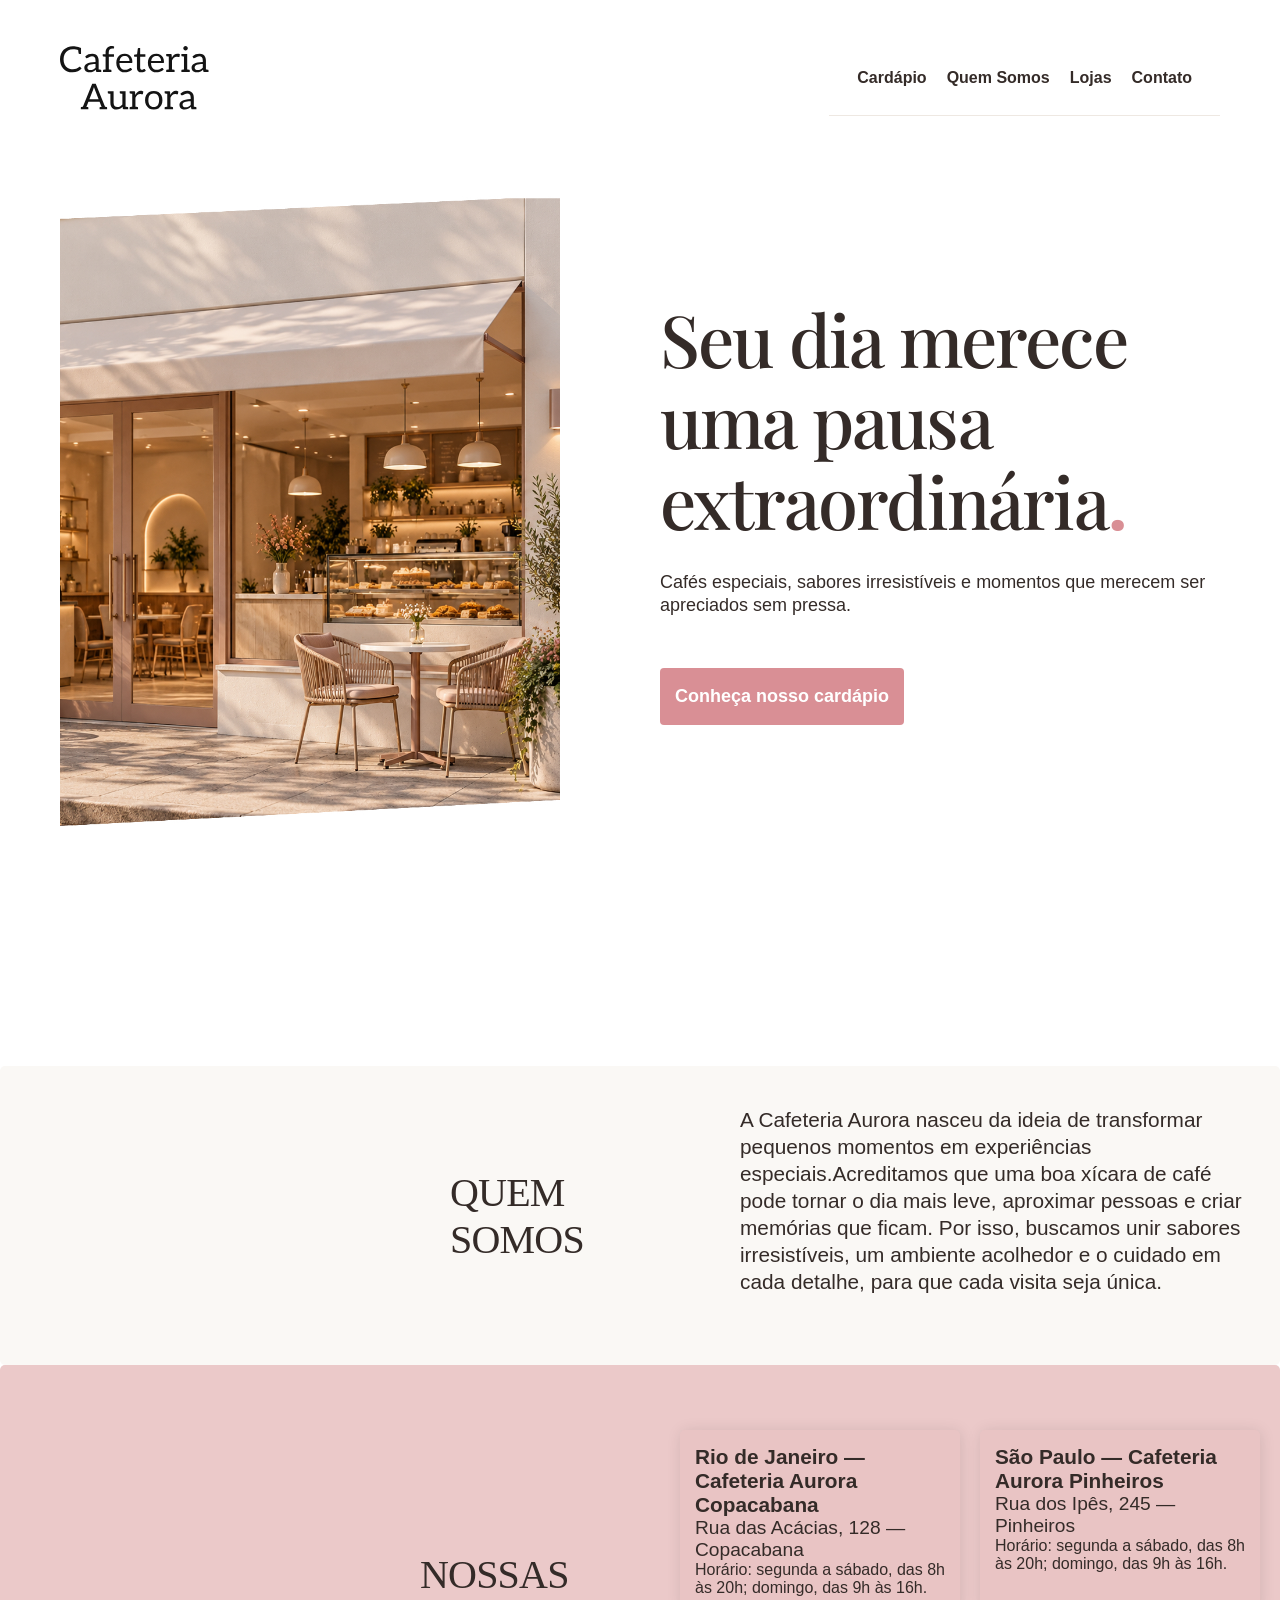
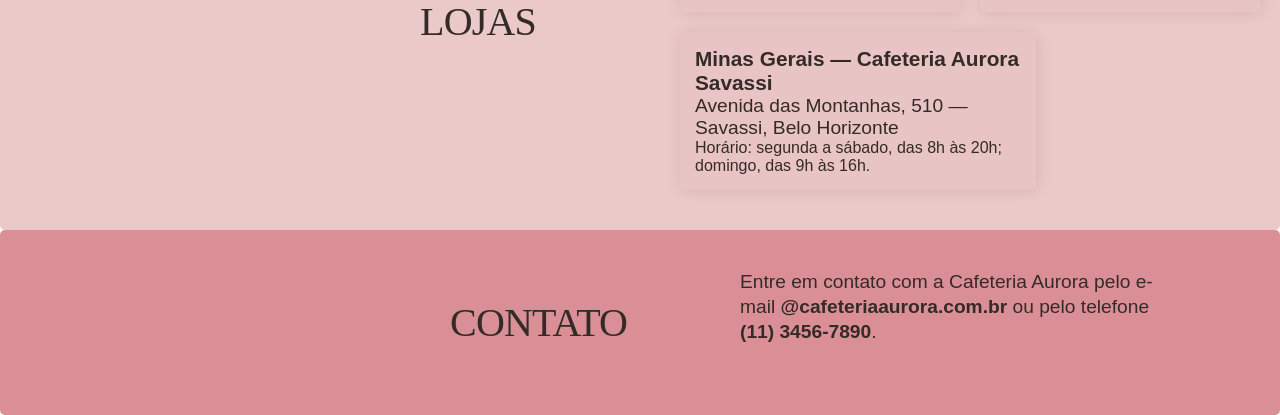
<file: index.html>
<!DOCTYPE html>
<html lang="en">
<head>
  <meta charset="UTF-8">
  <meta name="viewport" content="width=device-width, initial-scale=1.0">
  <link rel="stylesheet" href="css/style.css">
  <title>Cafeteria Aurora</title>
</head>
<body>
  <header class="header">
    <img src="./img/Cafeteria Aurora.svg" alt="Cafeteria Aurora" width="150" height="50">
    <nav>
      <ul class="topbar">
        <li><a class="top-link" href="./cardapio.html">Cardápio</a></li>
        <li><a class="top-link" href="#sobre">Quem Somos</q></a></li>
        <li><a class="top-link" href="#lojas">Lojas</a></li>
        <li><a class="top-link" href="#contato">Contato</a></li>
      </ul>
    </nav>
  </header>

  <main class="introducao">
    <img src="./img/faixada.jpg" alt="Cafeteria Aurora" width="500" height="auto">
    <div>
      <h1>Seu dia merece uma pausa extraordinária<span>.</span></h1>
      <p>Cafés especiais, sabores irresistíveis e momentos que merecem ser apreciados sem pressa.</p>
    <a href="./cardapio.html">Conheça nosso cardápio</a>
    </div>
  </main>

<section class="sobre" id="sobre">
  <h2>Quem<br>Somos</h2>
  <div>
  <p>A Cafeteria Aurora nasceu da ideia de transformar pequenos momentos em experiências especiais.Acreditamos que uma boa xícara de café pode tornar o dia mais leve, aproximar pessoas e criar memórias que ficam. Por isso, buscamos unir sabores irresistíveis, um ambiente acolhedor e o cuidado em cada detalhe, para que cada visita seja única.</p>
</div>
</section>

<section class="lojas" id="lojas">
  <h2>Nossas<br>Lojas</h2>
    <div >
       <ul class="loja-lista">
      <li class="local">
        <h3 class="local-cidade">Rio de Janeiro — Cafeteria Aurora Copacabana</h3>
        <span class="local-rua">Rua das Acácias, 128 — Copacabana</span><br>
        <span class="local-horario">Horário: segunda a sábado, das 8h às 20h; domingo, das 9h às 16h.</span>
      </li>
      
      
      <li class="local">
        <h3 class="local-cidade">São Paulo — Cafeteria Aurora Pinheiros</h3>
        <span class="local-rua">Rua dos Ipês, 245 — Pinheiros</span><br>
        <span class="local-horario">Horário: segunda a sábado, das 8h às 20h; domingo, das 9h às 16h.</span>
      </li>
      
      
      
      
      <li class="local">
        <h3 class="local-cidade">Minas Gerais — Cafeteria Aurora Savassi</h3>
        <span class="local-rua">Avenida das Montanhas, 510 — Savassi, Belo Horizonte</span><br>
        <span class="local-horario">Horário: segunda a sábado, das 8h às 20h; domingo, das 9h às 16h.</span>
      </li>
      
    </ul>
    </div>
  </section>


<section class="contato" id="contato">
  <h2>Contato</h2>
  <div>
   <p>Entre em contato com a Cafeteria Aurora pelo e-mail <strong>@cafeteriaaurora.com.br</strong> ou pelo telefone <strong>(11) 3456-7890</strong>.</p> 
  </div>
</section>
</body>
</file>
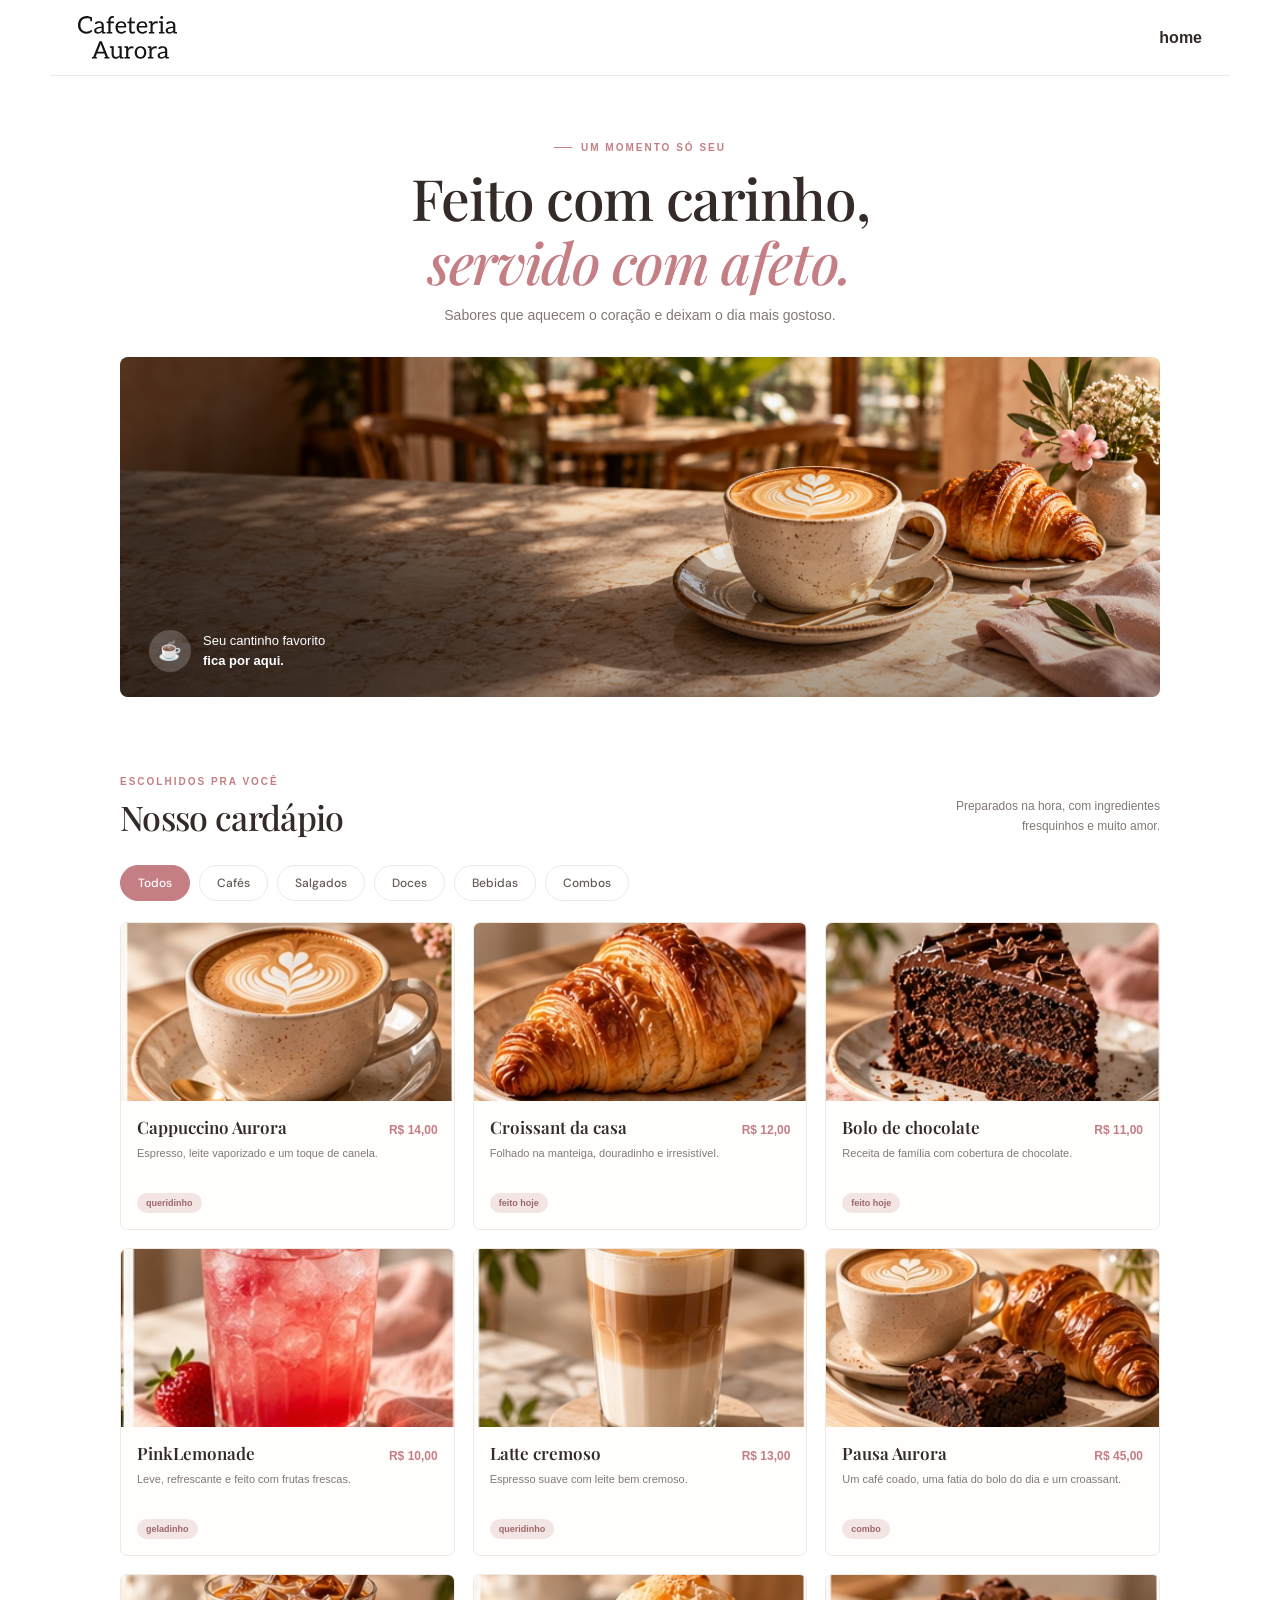
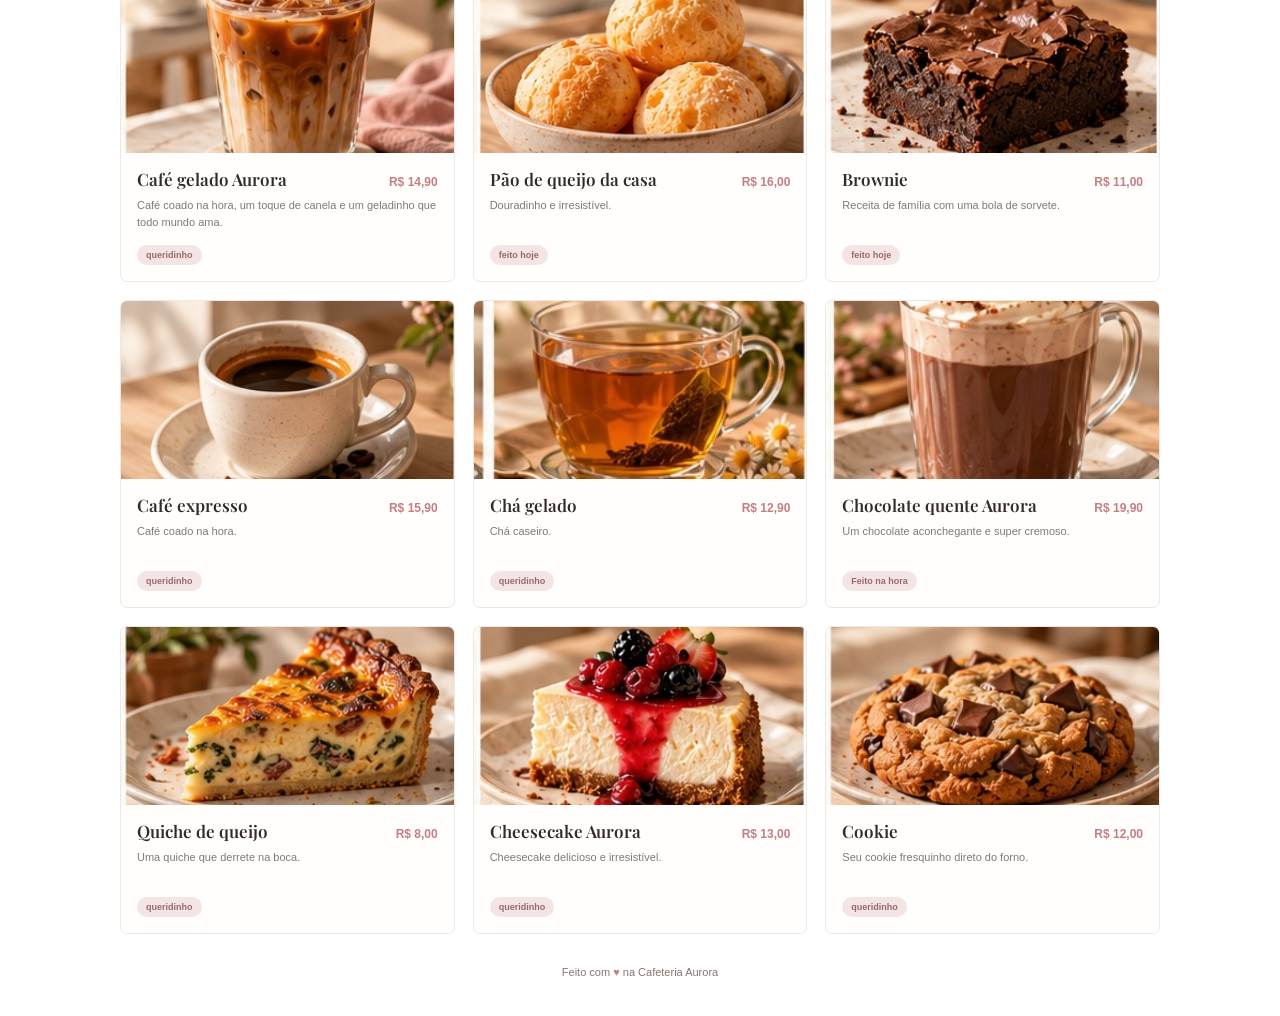
<file: cardapio.html>
<!DOCTYPE html>
<html lang="pt-BR">
<head>
  <meta charset="UTF-8">
  <meta name="viewport" content="width=device-width, initial-scale=1.0">
  <meta name="description" content="Conheça o cardápio da Cafeteria Aurora: cafés, salgados, doces, bebidas e combos.">
  <title>Cardápio | Cafeteria Aurora</title>
  <link rel="stylesheet" href="./css/style.css">
</head>
<body>
  <header class="topbar">
    <img src="./img/Cafeteria Aurora.svg" alt="">
    <a class="top-link" href="./index.html">home</a>
  </header>

  <main id="inicio">
    <section class="intro" aria-labelledby="page-title">
      <p class="eyebrow"><span></span> UM MOMENTO SÓ SEU</p>
      <h1 id="page-title">Feito com carinho,<br><em>servido com afeto.</em></h1>
      <p class="intro-copy">Sabores que aquecem o coração e deixam o dia mais gostoso.</p>
    </section>

    <section class="hero" aria-label="Um café servido com carinho">
      <img src="./img/img-cardapio.jpg" alt="Café e quitutes servidos em uma mesa acolhedora">
      <div class="hero-caption">
        <span aria-hidden="true">☕</span>
        <p>Seu cantinho favorito<br><strong>fica por aqui.</strong></p>
      </div>
    </section>

    <section class="menu" id="cardapio" aria-labelledby="menu-title">
      <div class="section-heading">
        <div>
          <p class="eyebrow">ESCOLHIDOS PRA VOCÊ</p>
          <h2 id="menu-title">Nosso cardápio</h2>
        </div>
        <p class="menu-note">Preparados na hora, com ingredientes<br class="desktop-only"> fresquinhos e muito amor.</p>
      </div>

      <div class="filters" role="group" aria-label="Filtrar produtos por categoria">
        <button class="filter is-active" type="button" data-filter="todos" aria-pressed="true">Todos</button>
        <button class="filter" type="button" data-filter="cafes" aria-pressed="false">Cafés</button>
        <button class="filter" type="button" data-filter="salgados" aria-pressed="false">Salgados</button>
        <button class="filter" type="button" data-filter="doces" aria-pressed="false">Doces</button>
        <button class="filter" type="button" data-filter="bebidas" aria-pressed="false">Bebidas</button>
        <button class="filter" type="button" data-filter="combos" aria-pressed="false">Combos</button>
      </div>

      <ul class="product-list" aria-label="Produtos do cardápio">
        <li class="product-card" data-category="cafes">
          <img src="./img/Cappuccino.jpg" alt="Cappuccino com espuma cremosa" loading="lazy">
          <div class="product-info">
            <div class="product-title"><h3>Cappuccino Aurora</h3><span>R$ 14,00</span></div>
            <p>Espresso, leite vaporizado e um toque de canela.</p>
            <span class="tag">queridinho</span>
          </div>
        </li>

        <li class="product-card" data-category="salgados">
          <img src="./img/Croissant.jpg" alt="Croissant dourado e folhado" loading="lazy">
          <div class="product-info">
            <div class="product-title"><h3>Croissant da casa</h3><span>R$ 12,00</span></div>
            <p>Folhado na manteiga, douradinho e irresistível.</p>
            <span class="tag">feito hoje</span>
          </div>
        </li>

        <li class="product-card" data-category="doces">
          <img src="./img/Bolo_de_Chocolate.jpg" alt="Fatia de bolo de chocolate com cobertura de chocolate" loading="lazy">
          <div class="product-info">
            <div class="product-title"><h3>Bolo de chocolate</h3><span>R$ 11,00</span></div>
            <p>Receita de família com cobertura de chocolate.</p>
            <span class="tag">feito hoje</span>
          </div>
        </li>

        <li class="product-card" data-category="bebidas">
          <img src="./img/Limonada_Rosa.jpg" alt="PinkLemonade" loading="lazy">
          <div class="product-info">
            <div class="product-title"><h3>PinkLemonade</h3><span>R$ 10,00</span></div>
            <p>Leve, refrescante e feito com frutas frescas.</p>
            <span class="tag">geladinho</span>
          </div>
        </li>

        <li class="product-card" data-category="cafes">
          <img src="./img/Cafe_Latte.jpg" alt="Café latte em xícara de cerâmica" loading="lazy">
          <div class="product-info">
            <div class="product-title"><h3>Latte cremoso</h3><span>R$ 13,00</span></div>
            <p>Espresso suave com leite bem cremoso.</p>
            <span class="tag">queridinho</span>
          </div>
        </li>

        <li class="product-card" data-category="combos">
          <img src="./img/Combo_Cafe.jpg" alt="Café acompanhado de bolo caseiro" loading="lazy">
          <div class="product-info">
            <div class="product-title"><h3>Pausa Aurora</h3><span>R$ 45,00</span></div>
            <p>Um café coado, uma fatia do bolo do dia e um croassant.</p>
            <span class="tag">combo</span>
          </div>
        </li>

        <li class="product-card" data-category="cafes">
          <img src="./img/Cafe_Gelado.jpg" alt="Café gelado" loading="lazy">
          <div class="product-info">
            <div class="product-title"><h3>Café gelado Aurora</h3><span>R$ 14,90</span></div>
            <p>Café coado na hora, um toque de canela e um geladinho que todo mundo ama.</p>
            <span class="tag">queridinho</span>
          </div>
        </li>

        <li class="product-card" data-category="salgados">
          <img src="./img/Pao_de_Queijo.jpg" alt="Pão de queijo" loading="lazy">
          <div class="product-info">
            <div class="product-title"><h3>Pão de queijo da casa</h3><span>R$ 16,00</span></div>
            <p>Douradinho e irresistível.</p>
            <span class="tag">feito hoje</span>
          </div>
        </li>

        <li class="product-card" data-category="doces">
          <img src="./img/Brownie.jpg" alt="Brownie" loading="lazy">
          <div class="product-info">
            <div class="product-title"><h3>Brownie</h3><span>R$ 11,00</span></div>
            <p>Receita de família com uma bola de sorvete.</p>
            <span class="tag">feito hoje</span>
          </div>
        </li>

         <li class="product-card" data-category="cafes">
          <img src="./img/Cafe_Espresso.jpg" alt="Café expresso" loading="lazy">
          <div class="product-info">
            <div class="product-title"><h3>Café expresso</h3><span>R$ 15,90</span></div>
            <p>Café coado na hora.</p>
            <span class="tag">queridinho</span>
          </div>
        </li>

         <li class="product-card" data-category="bedidas">
          <img src="./img/Cha.jpg" alt="Chá" loading="lazy">
          <div class="product-info">
            <div class="product-title"><h3>Chá gelado</h3><span>R$ 12,90</span></div>
            <p>Chá caseiro.</p>
            <span class="tag">queridinho</span>
          </div>
        </li>

         <li class="product-card" data-category="bebidas">
          <img src="./img/Chocolate_Quente.jpg" alt="Café gelado" loading="lazy">
          <div class="product-info">
            <div class="product-title"><h3>Chocolate quente Aurora</h3><span>R$ 19,90</span></div>
            <p>Um chocolate aconchegante e super cremoso.</p>
            <span class="tag">Feito na hora</span>
          </div>
        </li>

         <li class="product-card" data-category="salgados">
          <img src="./img/Quiche.jpg" alt="Café gelado" loading="lazy">
          <div class="product-info">
            <div class="product-title"><h3>Quiche de queijo</h3><span>R$ 8,00</span></div>
            <p>Uma quiche que derrete na boca.</p>
            <span class="tag">queridinho</span>
          </div>
        </li>

         <li class="product-card" data-category="doces">
          <img src="./img/Cheesecake.jpg" alt="Cheesecake" loading="lazy">
          <div class="product-info">
            <div class="product-title"><h3>Cheesecake Aurora</h3><span>R$ 13,00</span></div>
            <p>Cheesecake delicioso e irresistível.</p>
            <span class="tag">queridinho</span>
          </div>
        </li>

         <li class="product-card" data-category="doces">
          <img src="./img/Cookie.jpg" alt="Cookie" loading="lazy">
          <div class="product-info">
            <div class="product-title"><h3>Cookie</h3><span>R$ 12,00</span></div>
            <p>Seu cookie fresquinho direto do forno.</p>
            <span class="tag">queridinho</span>
          </div>
        </li>
      </ul>

      <p class="menu-footer">Feito com <span aria-label="amor">♥</span> na Cafeteria Aurora</p>
    </section>
  </main>

  <script>
    const filtros = document.querySelectorAll('.filter');
    const produtos = document.querySelectorAll('.product-card');

    filtros.forEach((botao) => {
      botao.addEventListener('click', () => {
        const categoria = botao.dataset.filter;

        filtros.forEach((filtro) => {
          const selecionado = filtro === botao;
          filtro.classList.toggle('is-active', selecionado);
          filtro.setAttribute('aria-pressed', selecionado);
        });

        produtos.forEach((produto) => {
          produto.hidden =
            categoria !== 'todos' && produto.dataset.category !== categoria;
        });
      });
    });
  </script>
</body>
</html>
</file>
<file: css/style.css>
@import './menu.css';
@import './global.css';
@import './introducao.css';
@import './sobre.css';
@import './lojas.css';
@import 'ctt.css';
@import 'cardapio.css';
</file>
